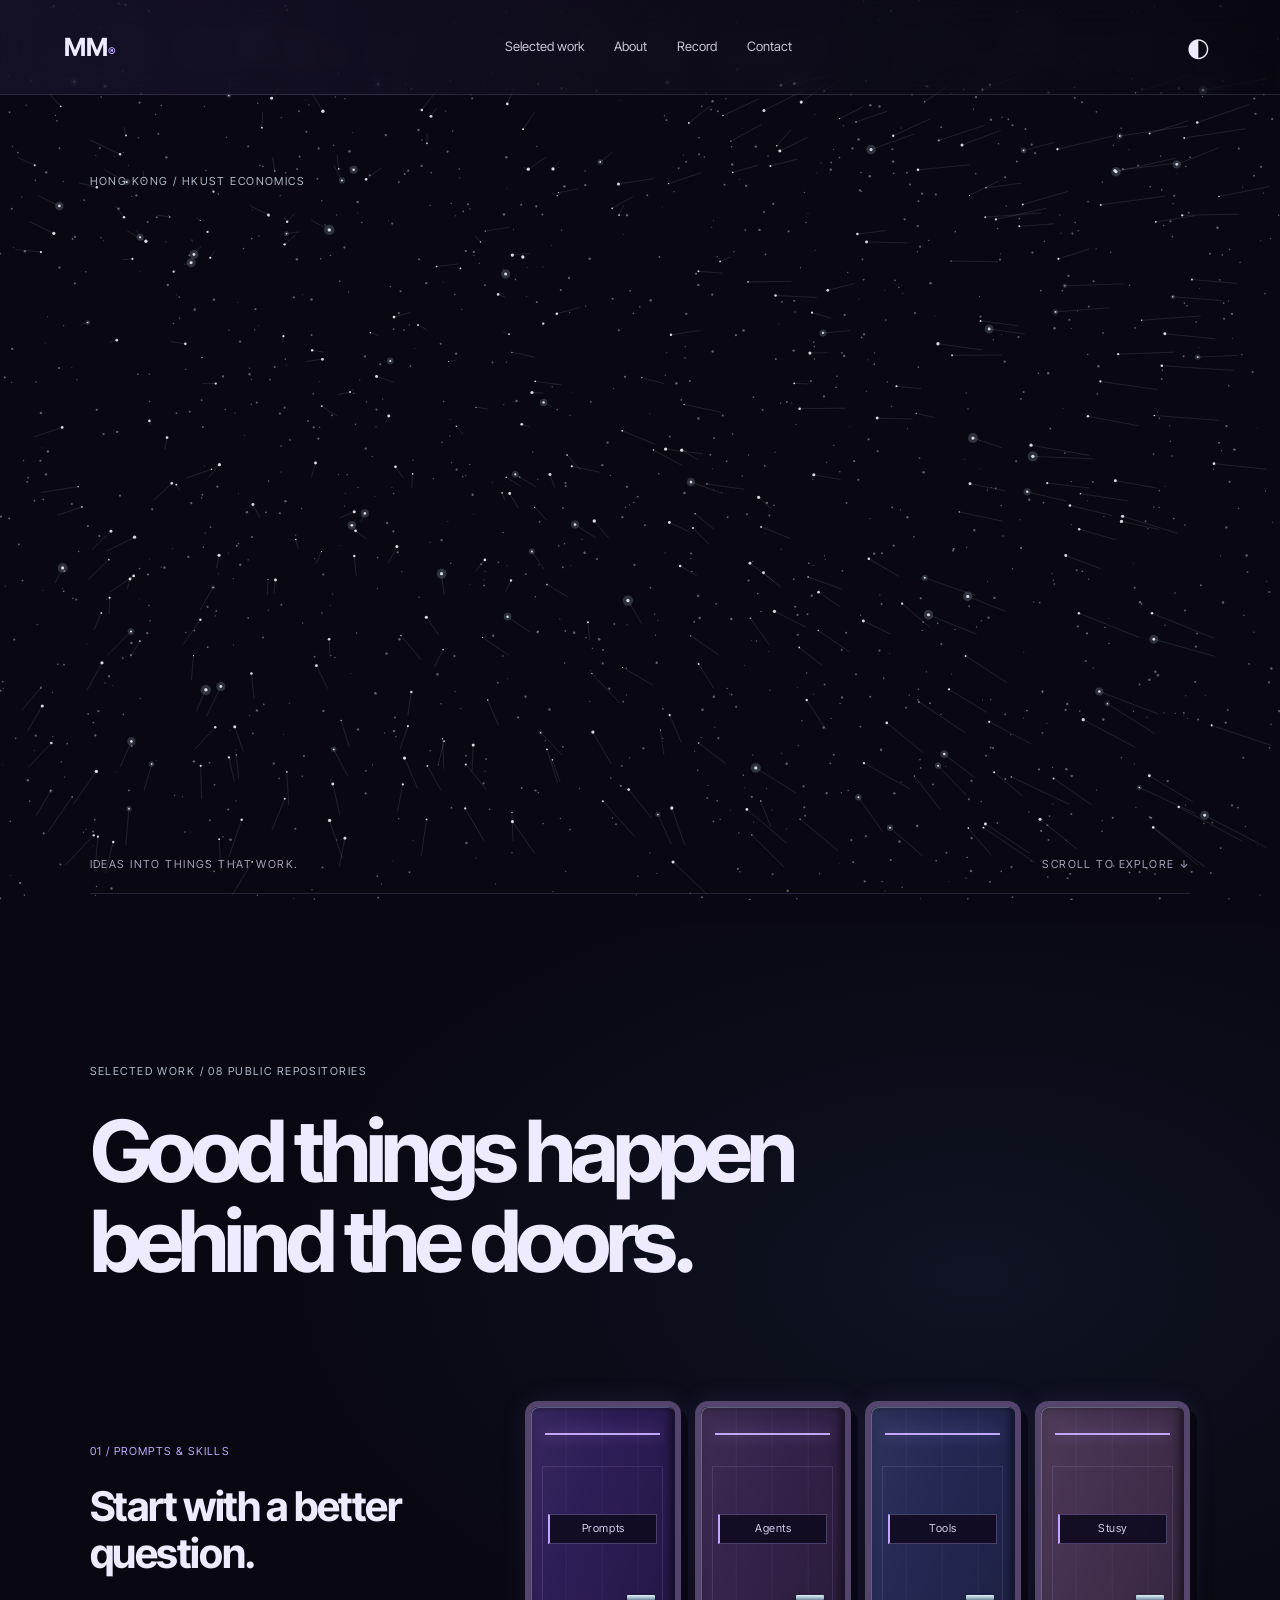
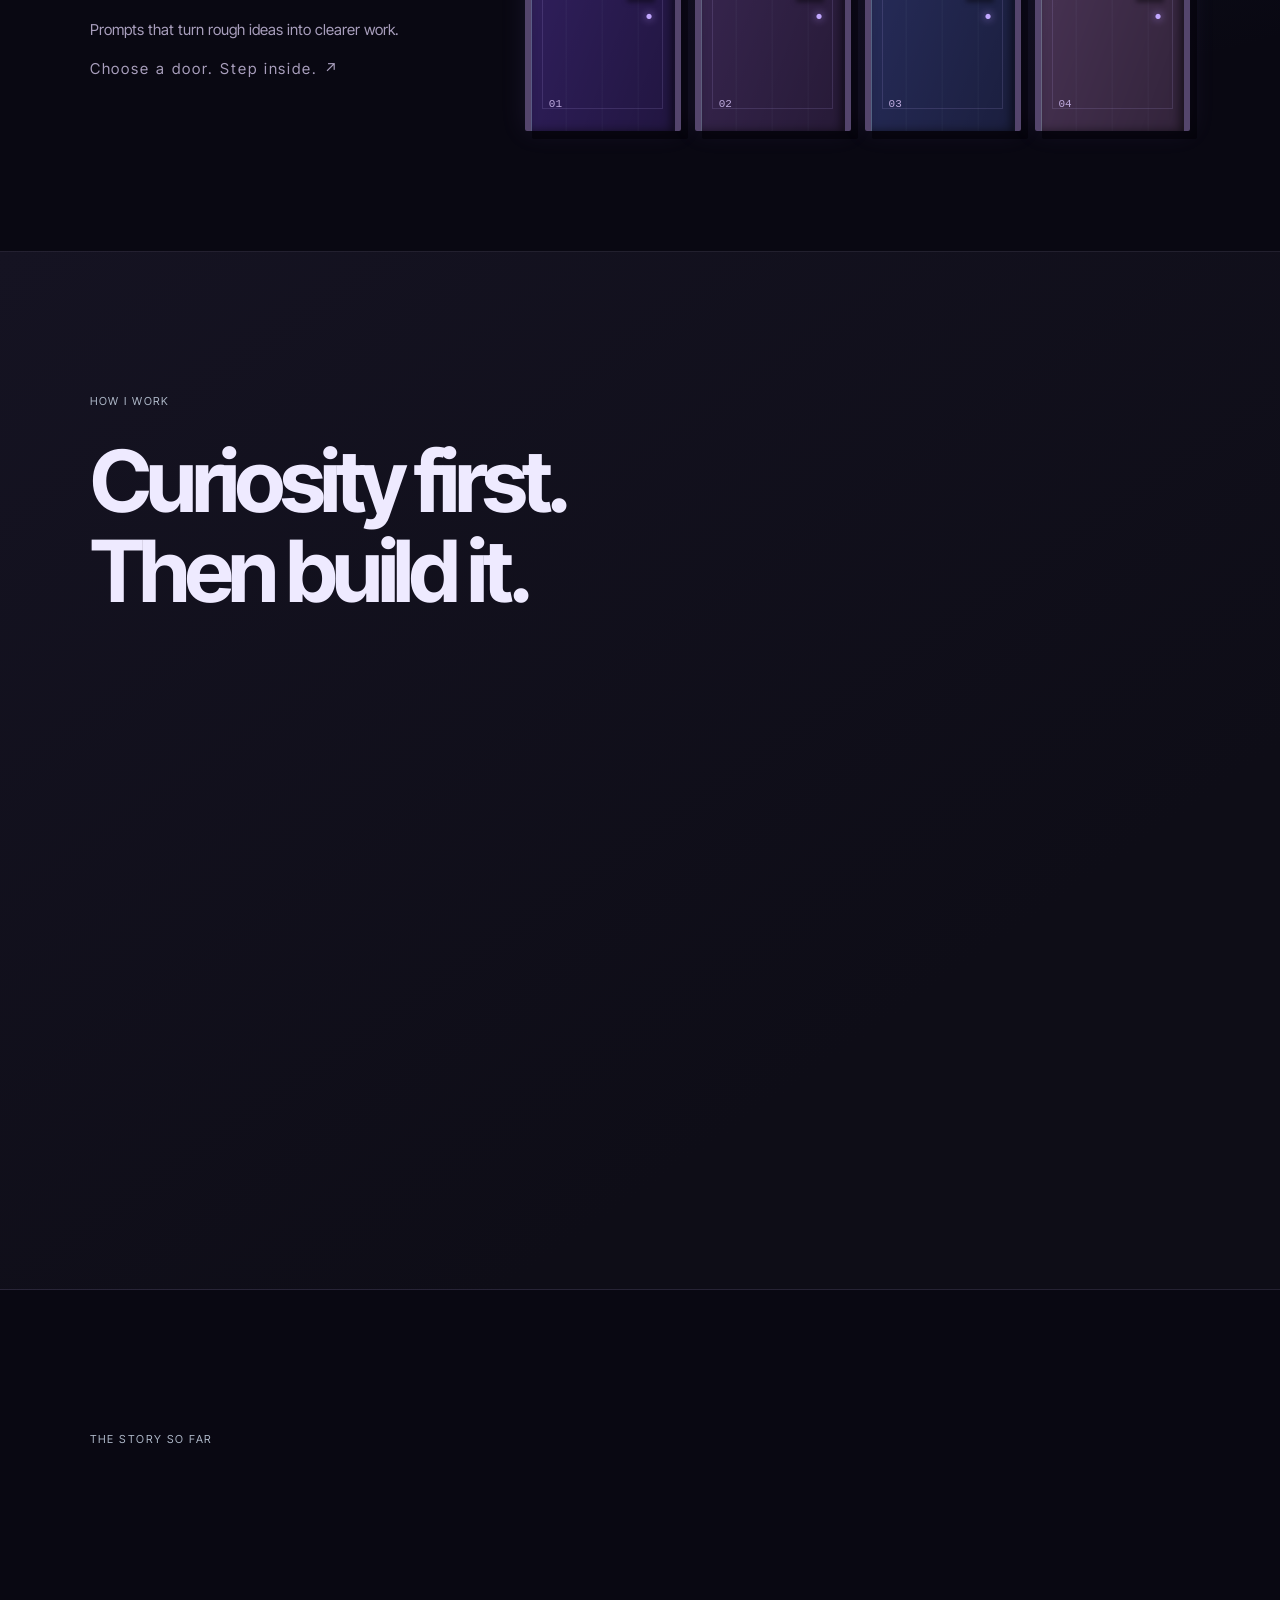
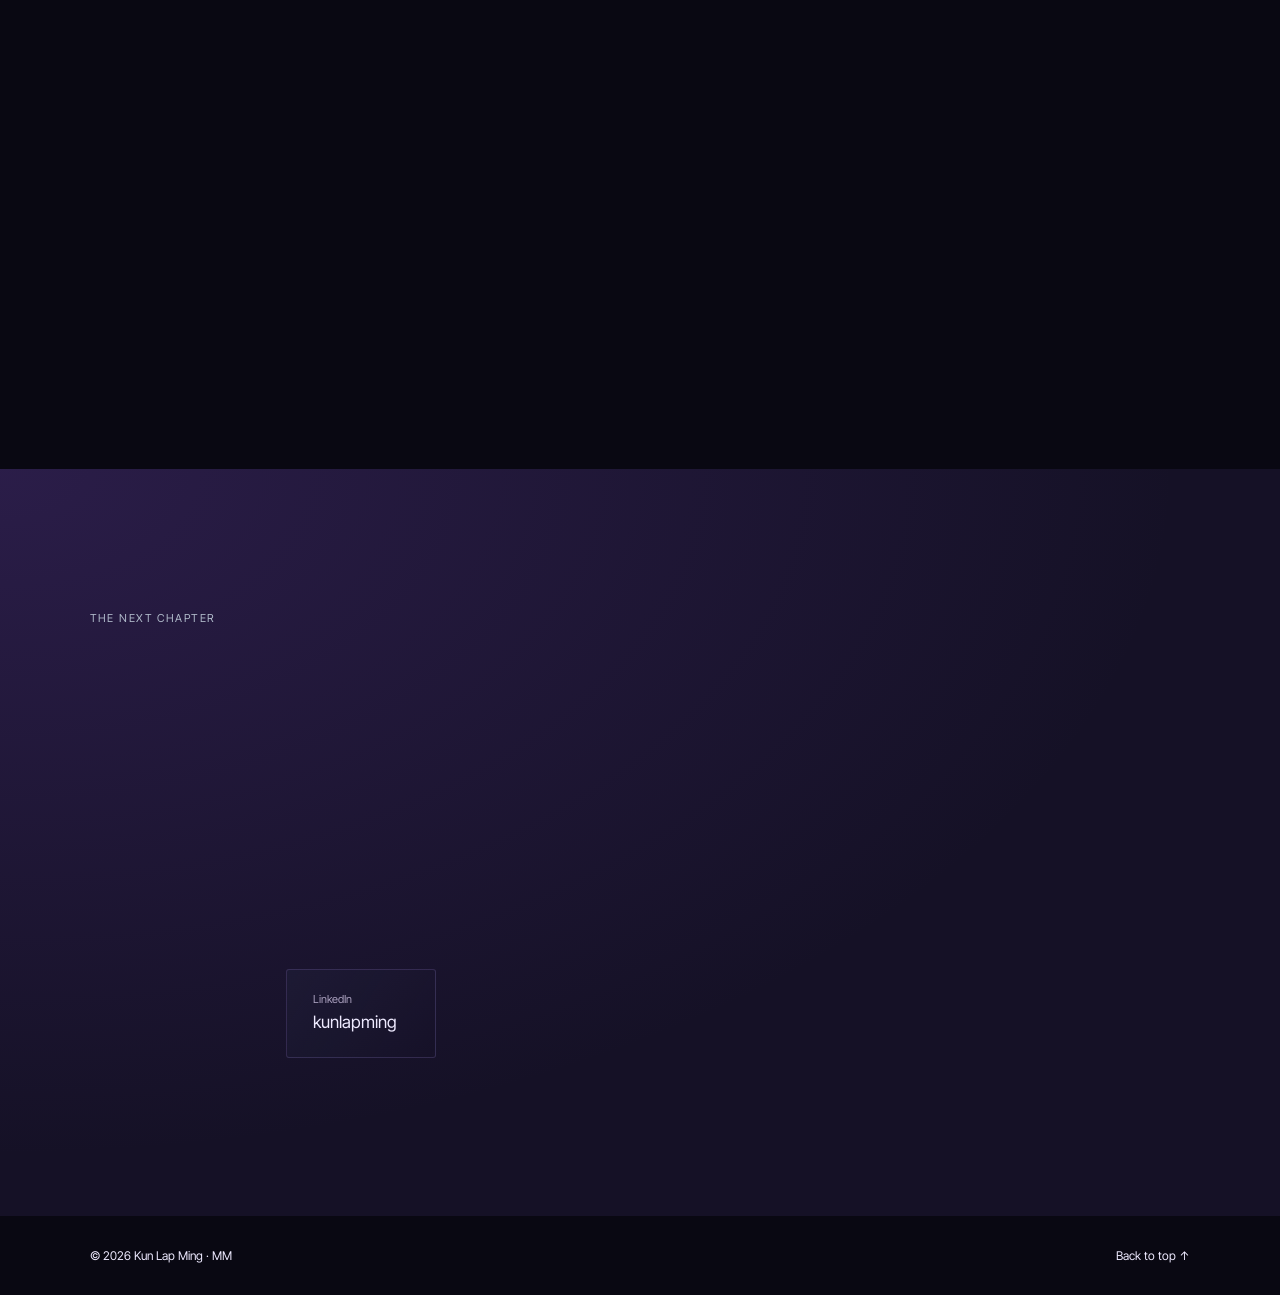
<file: index.html>
<!doctype html>
<html lang="en">
<head>
<meta charset="utf-8">
<meta name="viewport" content="width=device-width, initial-scale=1">
<title>Kun Lap Ming (MM)</title>
<meta name="description" content="Kun Lap Ming, known as MM. Economics at HKUST. Founder of Stusy. Moving into AI training, and builds open source AI skills and tools.">
<meta property="og:type" content="website">
<meta property="og:title" content="Kun Lap Ming (MM)">
<meta property="og:description" content="Economics at HKUST. Founder of Stusy. AI training and open source AI tools.">
<!-- TODO: og:image (1200x630) once the site has a public URL -->
<meta name="twitter:card" content="summary">
<meta name="theme-color" content="#0c0b0f">
<link rel="icon" href="data:image/svg+xml,%3Csvg xmlns='http://www.w3.org/2000/svg' viewBox='0 0 32 32'%3E%3Crect width='32' height='32' fill='%230c0b0f'/%3E%3Cpath d='M16 3 L18.6 13.4 L29 16 L18.6 18.6 L16 29 L13.4 18.6 L3 16 L13.4 13.4 Z' fill='%23a58bff'/%3E%3C/svg%3E">
<link rel="preconnect" href="https://fonts.googleapis.com">
<link rel="preconnect" href="https://fonts.gstatic.com" crossorigin>
<link href="https://fonts.googleapis.com/css2?family=Instrument+Serif:ital@0;1&family=Inter+Tight:wght@300;400;500&family=JetBrains+Mono:wght@400&display=swap" rel="stylesheet">
<style>
:root{
  --bg:#0c0b0f;
  --bg-2:#131118;
  --ink:#ece6da;
  --ink-2:#a9a29a;
  --ink-3:#6c6670;
  --rule:rgba(236,230,218,.12);
  --accent:#a58bff;
  --accent-soft:rgba(165,139,255,.14);
  --name:#ffffff;
  --serif:"Instrument Serif", "Times New Roman", serif;
  --sans:"Inter Tight", system-ui, -apple-system, sans-serif;
  --mono:"JetBrains Mono", ui-monospace, Menlo, monospace;
  --gutter:clamp(16px, 5vw, 72px);
  --ease:cubic-bezier(.2,.7,.1,1);
  --star-faint:.18;
  --star-mid:.38;
  --star-core:.7;
  --grain:.05;
}
@media (prefers-color-scheme: light){
  :root:not([data-theme="dark"]){
    --bg:#f2ede3; --bg-2:#e9e3d6; --ink:#16141a; --ink-2:#4e4952; --ink-3:#8a848c;
    --rule:rgba(22,20,26,.14); --accent:#5b3fd1; --accent-soft:rgba(91,63,209,.10); --name:#16141a;
  }
}
:root[data-theme="light"]{
  --bg:#f2ede3; --bg-2:#e9e3d6; --ink:#16141a; --ink-2:#4e4952; --ink-3:#8a848c;
  --rule:rgba(22,20,26,.14); --accent:#5b3fd1; --accent-soft:rgba(91,63,209,.10); --name:#16141a;
}

*,*::before,*::after{box-sizing:border-box}
html{scroll-behavior:smooth;-webkit-text-size-adjust:100%}
body{
  margin:0;background:var(--bg);color:var(--ink);
  font-family:var(--sans);font-weight:300;font-size:17px;line-height:1.6;
  -webkit-font-smoothing:antialiased;overflow-x:hidden;
}
a{color:inherit;text-decoration:none}
::selection{background:var(--accent);color:var(--bg)}
:focus-visible{outline:1px solid var(--accent);outline-offset:4px}

/* film grain */
body::after{
  content:"";position:fixed;inset:-50%;pointer-events:none;z-index:50;opacity:var(--grain);
  background-image:url("data:image/svg+xml,%3Csvg xmlns='http://www.w3.org/2000/svg' width='160' height='160'%3E%3Cfilter id='n'%3E%3CfeTurbulence type='fractalNoise' baseFrequency='.9' numOctaves='2' stitchTiles='stitch'/%3E%3C/filter%3E%3Crect width='100%25' height='100%25' filter='url(%23n)'/%3E%3C/svg%3E");
}

/* top progress hairline */
.progress{position:fixed;top:0;left:0;height:1px;width:100%;background:var(--accent);
  transform-origin:0 50%;transform:scaleX(0);z-index:60}

/* header */
.top{
  position:fixed;inset:0 0 auto 0;z-index:40;display:flex;justify-content:space-between;align-items:center;
  padding:20px var(--gutter);font-family:var(--mono);font-size:11px;letter-spacing:.14em;text-transform:uppercase;
  color:var(--ink-2);mix-blend-mode:difference;
}
.top a{color:#ece6da}
.top nav{display:flex;gap:28px}
.top .clock{color:#ece6da}
@media (max-width:720px){.top nav{display:none}}

/* the crystal star, signature motif */
.star-wrap{
  position:fixed;top:50%;right:calc(var(--gutter) * -1 + -8vw);width:min(78vw,820px);aspect-ratio:1;
  transform:translateY(-50%);pointer-events:none;z-index:0;opacity:.9;
}
.star{width:100%;height:100%;will-change:transform}
.star path, .star circle, .star line{fill:none;stroke:var(--accent);vector-effect:non-scaling-stroke}
.star .faint{stroke-opacity:var(--star-faint)}
.star .mid{stroke-opacity:var(--star-mid)}
.star .core{fill:var(--accent);fill-opacity:.06;stroke-opacity:var(--star-core)}
html[data-chapter="build"]{--star-faint:.22;--star-mid:.48;--star-core:.85;--grain:.07}
html[data-chapter="work"]{--star-faint:.14;--star-mid:.32;--star-core:.55;--grain:.04}
html[data-chapter="method"]{--star-faint:.28;--star-mid:.55;--star-core:.9;--grain:.08}
html[data-chapter="contact"]{--star-faint:.2;--star-mid:.42;--star-core:.95;--grain:.06}
@media (max-width:720px){.star-wrap{width:120vw;right:-55vw;opacity:.55}}

main{position:relative;z-index:1}
section{padding:0 var(--gutter)}

/* hero */
.hero{position:relative;min-height:100svh;display:flex;flex-direction:column;justify-content:flex-end;padding-bottom:9vh;padding-top:120px}
.portrait{
  position:absolute;top:110px;right:var(--gutter);width:clamp(170px,18vw,300px);aspect-ratio:4/5;margin:0;
  border:1px solid var(--rule);padding:8px;background:var(--bg);
  opacity:0;transform:translateY(14px);transition:opacity 1.4s var(--ease) .3s,transform 1.4s var(--ease) .3s;
  transform-style:preserve-3d;will-change:transform;
}
.portrait img{display:block;width:100%;height:100%;object-fit:cover}
.loaded .portrait{opacity:1;transform:none}
@media (max-width:720px){.portrait{position:static;width:150px;margin:0 0 28px}}
.eyebrow{font-family:var(--mono);font-size:11px;letter-spacing:.18em;text-transform:uppercase;color:var(--ink-3);margin:0 0 28px}
.eyebrow b{color:var(--accent);font-weight:400}
.name{
  font-family:var(--serif);font-weight:400;margin:0;line-height:.86;letter-spacing:-.02em;
  font-size:clamp(64px, 15.5vw, 248px);color:var(--name);
}
.name .line{display:block;overflow:hidden;padding-bottom:.16em;margin-bottom:-.12em}
.name .line > span{display:inline-block;transform:translateY(105%);transition:transform 1.4s var(--ease)}
.name em{font-style:italic;color:inherit}
.loaded .name .line > span{transform:none}
.loaded .name .line:nth-child(2) > span{transition-delay:.12s}
.aka{display:flex;align-items:baseline;gap:18px;margin:22px 0 0;opacity:0;transform:translateY(14px);transition:opacity 1.2s var(--ease) .5s,transform 1.2s var(--ease) .5s}
.loaded .aka{opacity:1;transform:none}
.aka-k{font-family:var(--mono);font-size:11px;letter-spacing:.18em;text-transform:uppercase;color:var(--ink-3)}
.aka-v{font-family:var(--serif);font-style:italic;font-size:clamp(40px,5.5vw,84px);line-height:1;color:var(--accent);border-bottom:1px solid var(--accent);padding:0 .08em .04em}
.hero-foot{
  display:grid;grid-template-columns:minmax(0,1.2fr) minmax(0,1fr);gap:40px;align-items:end;
  margin-top:5vh;border-top:1px solid var(--rule);padding-top:22px;
}
.lede{font-size:clamp(18px,1.6vw,22px);line-height:1.5;max-width:34ch;margin:0;color:var(--ink)}
.lede i{font-family:var(--serif);font-size:1.15em;color:var(--accent)}
.scrollcue{justify-self:end;font-family:var(--mono);font-size:11px;letter-spacing:.16em;text-transform:uppercase;color:var(--ink-3);display:flex;align-items:center;gap:14px}
.scrollcue::after{content:"";width:1px;height:46px;background:linear-gradient(var(--ink-3),transparent);animation:drip 2.4s var(--ease) infinite}
@keyframes drip{0%{transform:scaleY(0);transform-origin:top}50%{transform:scaleY(1);transform-origin:top}51%{transform-origin:bottom}100%{transform:scaleY(0);transform-origin:bottom}}
@media (max-width:720px){.hero-foot{grid-template-columns:1fr}.scrollcue{display:none}.name{font-size:25vw}}

/* section heads */
.chapter{padding-top:22vh}
.head{display:grid;grid-template-columns:120px minmax(0,1fr);gap:24px;align-items:baseline;border-top:1px solid var(--rule);padding-top:22px;margin-bottom:64px}
.num{font-family:var(--mono);font-size:11px;letter-spacing:.16em;color:var(--accent)}
.head h2{font-family:var(--serif);font-weight:400;font-size:clamp(40px,6vw,92px);line-height:.95;margin:0;letter-spacing:-.015em}
.head h2 em{color:var(--ink-2)}
@media (max-width:720px){.head{grid-template-columns:1fr;gap:10px;margin-bottom:40px}}

/* what I build: editorial rows */
.ventures{list-style:none;margin:0;padding:0}
.venture{display:grid;grid-template-columns:120px minmax(0,1.1fr) minmax(0,1fr);gap:24px;padding:38px 0;border-bottom:1px solid var(--rule);cursor:pointer;transform-style:preserve-3d;transition:background .5s var(--ease),box-shadow .5s var(--ease)}
.venture:focus-visible{outline:1px solid var(--accent);outline-offset:6px}
.venture.open,.venture:hover{background:var(--accent-soft)}
.venture .more{max-height:0;overflow:hidden;opacity:0;margin:0;color:var(--ink);transition:max-height .6s var(--ease),opacity .5s var(--ease),margin .5s}
.venture.open .more{max-height:8em;opacity:1;margin:12px 0 0}
.venture .when{font-family:var(--mono);font-size:11px;letter-spacing:.12em;color:var(--ink-3);padding-top:12px}
.venture h3{font-family:var(--serif);font-weight:400;font-size:clamp(30px,3.6vw,52px);line-height:1;margin:0}
.venture h3 small{display:block;font-family:var(--mono);font-size:11px;letter-spacing:.14em;text-transform:uppercase;color:var(--accent);margin-top:14px}
.venture p{margin:6px 0 0;color:var(--ink-2);max-width:42ch}
.venture{position:relative;overflow:hidden}
.venture::after{content:"";position:absolute;inset:0 auto 0 0;width:2px;background:var(--accent);transform:scaleY(0);transform-origin:bottom;transition:transform .7s var(--ease)}
.venture.open::after,.venture:hover::after,.venture:focus-visible::after{transform:scaleY(1)}
.venture::before{content:"OPEN ↗";position:absolute;right:12px;top:12px;font:10px var(--mono);letter-spacing:.14em;color:var(--accent);opacity:.65}
@media (max-width:720px){.venture{grid-template-columns:1fr;gap:12px;padding:30px 0}.venture .when{padding:0}}

/* selected work: index list */
.work{list-style:none;margin:0;padding:0;counter-reset:w}
.work li{border-bottom:1px solid var(--rule)}
.work a{
  position:relative;display:grid;grid-template-columns:120px minmax(0,1fr) auto;gap:24px;align-items:center;
  padding:30px 0;transition:padding .6s var(--ease), color .4s;
}
.work a::before{
  content:"";position:absolute;inset:0;background:var(--accent-soft);transform:scaleY(0);transform-origin:bottom;
  transition:transform .6s var(--ease);z-index:-1;
}
.work .idx{font-family:var(--mono);font-size:11px;letter-spacing:.14em;color:var(--ink-3)}
.work .title{font-family:var(--serif);font-size:clamp(26px,3.2vw,46px);line-height:1.05;display:block}
.work .desc{display:block;color:var(--ink-2);font-size:15.5px;margin-top:10px;max-width:60ch}
.work .meta{display:flex;align-items:center;gap:18px;font-family:var(--mono);font-size:11px;letter-spacing:.12em;text-transform:uppercase;color:var(--ink-3)}
.arrow{width:42px;height:42px;border:1px solid var(--rule);border-radius:50%;display:grid;place-items:center;transition:transform .6s var(--ease),background .4s,border-color .4s}
.arrow svg{width:14px;height:14px;stroke:currentColor;fill:none}
@media (hover:hover){
  .work a:hover{padding-left:20px;padding-right:20px}
  .work a:hover::before{transform:scaleY(1)}
  .work a:hover .arrow{transform:rotate(-45deg);background:var(--accent);border-color:var(--accent);color:var(--bg)}
  .work a:hover .idx{color:var(--accent)}
}
@media (max-width:720px){
  .work a{grid-template-columns:1fr auto;gap:14px}
  .work .idx{grid-column:1 / -1}
  .work .meta .lang{display:none}
}

/* how I work */
.manifesto{font-family:var(--serif);font-size:clamp(30px,4.2vw,64px);line-height:1.12;letter-spacing:-.01em;max-width:20ch;margin:0 0 0 calc(120px + 24px)}
.manifesto em{color:var(--accent)}
.manifesto .dim{color:var(--ink-3)}
.method{display:grid;grid-template-columns:repeat(4,minmax(0,1fr));gap:0;margin:90px 0 0 calc(120px + 24px);border-top:1px solid var(--rule)}
.method div{padding:24px 24px 0 0;cursor:pointer;transition:opacity .45s var(--ease),transform .45s var(--ease)}
.method div + div{padding-left:24px;border-left:1px solid var(--rule)}
.method.is-spot div{opacity:.32}
.method.is-spot div.on{opacity:1;transform:translateY(-4px)}
.method div:focus-visible{outline:1px solid var(--accent);outline-offset:4px}
.method .num{display:block;margin-bottom:12px}
.method h4{font-family:var(--serif);font-weight:400;font-size:26px;margin:0 0 8px}
.method p{margin:0;color:var(--ink-2);font-size:15px}
@media (max-width:900px){
  .manifesto,.method{margin-left:0}
  .method{grid-template-columns:1fr 1fr}
  .method div:nth-child(3){padding-left:0;border-left:0}
  .method div{padding-bottom:28px}
}
@media (max-width:520px){
  .method{grid-template-columns:1fr}
  .method div,.method div + div{padding-left:0;border-left:0}
}

/* credentials */
.creds{display:grid;grid-template-columns:120px repeat(3,minmax(0,1fr));gap:24px}
.cred{border-top:1px solid var(--ink);padding-top:20px}
.cred .org{font-family:var(--mono);font-size:11px;letter-spacing:.14em;text-transform:uppercase;color:var(--accent)}
.cred h3{font-family:var(--serif);font-weight:400;font-size:clamp(24px,2.4vw,34px);line-height:1.1;margin:14px 0 10px}
.cred p{margin:0;color:var(--ink-3);font-family:var(--mono);font-size:12px;letter-spacing:.06em}
@media (max-width:900px){.creds{grid-template-columns:1fr}.creds > span{display:none}}

/* contact */
.contact{padding-bottom:10vh}
.big{
  font-family:var(--serif);font-size:clamp(56px,13vw,210px);line-height:.9;letter-spacing:-.02em;margin:0 0 70px;
}
.big em{color:var(--accent)}
.contact .head{position:relative}
.contact .head::after{content:"";position:absolute;left:0;right:0;top:-1px;height:1px;background:linear-gradient(90deg,transparent,var(--accent),transparent);transform:scaleX(0);transform-origin:left;transition:transform 1.4s var(--ease)}
.contact .head.in::after{transform:scaleX(1)}
.contact .big{position:relative;display:inline-block;text-shadow:0 0 50px var(--accent-soft);transition:transform .8s var(--ease),text-shadow .8s var(--ease)}
.contact .big.in{transform:translateX(clamp(0px,4vw,56px));text-shadow:0 0 90px var(--accent-soft)}
.contact .links a{position:relative;overflow:hidden}
.contact .links a::before{content:"";position:absolute;inset:auto 0 0;height:1px;background:var(--accent);transform:scaleX(0);transform-origin:left;transition:transform .55s var(--ease)}
.contact .links a:hover::before,.contact .links a:focus-visible::before{transform:scaleX(1)}
.links{list-style:none;margin:0;padding:0;display:grid;grid-template-columns:repeat(4,minmax(0,1fr));border-top:1px solid var(--rule)}
.links li + li{border-left:1px solid var(--rule)}
.links a{display:flex;flex-direction:column;gap:10px;padding:26px 22px 30px;transition:background .5s var(--ease),transform .45s var(--ease)}
.links .k{position:relative}
.links .k::after{content:"";position:absolute;left:0;bottom:-4px;height:1px;width:0;background:var(--accent);transition:width .5s var(--ease)}
@media (hover:hover){.links a:hover .k::after{width:100%}}
.links li:first-child a{padding-left:0}
.links .k{font-family:var(--mono);font-size:11px;letter-spacing:.14em;text-transform:uppercase;color:var(--ink-3)}
.links .v{font-family:var(--serif);font-size:clamp(22px,2.2vw,30px);line-height:1.1;word-break:break-word}
.links .v::after{content:" \2197";font-family:var(--sans);font-size:.6em;color:var(--accent);vertical-align:super}
@media (hover:hover){.links a:hover{background:var(--accent-soft)}.links li:first-child a:hover{padding-left:22px}}
@media (max-width:900px){
  .links{grid-template-columns:1fr 1fr}
  .links li:nth-child(3){border-left:0}
  .links li:nth-child(n+3){border-top:1px solid var(--rule)}
  .links li:first-child a{padding-left:0}
  .links li:nth-child(3) a{padding-left:0}
}
@media (max-width:520px){
  .links{grid-template-columns:1fr}
  .links li + li{border-left:0;border-top:1px solid var(--rule)}
  .links a{padding-left:0}
}

footer{display:flex;justify-content:space-between;gap:20px;flex-wrap:wrap;padding:28px var(--gutter) 34px;border-top:1px solid var(--rule);
  font-family:var(--mono);font-size:11px;letter-spacing:.14em;text-transform:uppercase;color:var(--ink-3);position:relative;z-index:1}
footer button{all:unset;cursor:pointer;color:var(--ink-2)}
footer button:focus-visible{outline:1px solid var(--accent);outline-offset:4px}

/* scroll reveals */
.reveal{opacity:0;transform:translateY(28px);transition:opacity 1.1s var(--ease),transform 1.1s var(--ease)}
.reveal.in{opacity:1;transform:none}
.reveal.d1{transition-delay:.08s}.reveal.d2{transition-delay:.16s}.reveal.d3{transition-delay:.24s}

/* cursor halo (fine pointers only) */
.halo{position:fixed;top:0;left:0;width:10px;height:10px;margin:-5px 0 0 -5px;border-radius:50%;background:var(--accent);
  pointer-events:none;z-index:70;opacity:.85;transition:width .4s var(--ease),height .4s var(--ease),margin .4s var(--ease);display:none}
.halo.big{width:56px;height:56px;margin:-28px 0 0 -28px;opacity:.25}
@media (hover:hover) and (pointer:fine){.halo{display:block}body.fine-pointer{cursor:none}body.fine-pointer a,body.fine-pointer button{cursor:none}}
.trail{position:fixed;inset:0;pointer-events:none;z-index:69;display:none}
@media (hover:hover) and (pointer:fine){.trail{display:block}}
.stamps{position:fixed;inset:0;pointer-events:none;z-index:68}
.stamp{position:absolute;width:28px;height:28px;margin:-14px 0 0 -14px;border:1px solid var(--accent);transform:rotate(45deg) scale(1);opacity:.7;animation:stamp-out .7s var(--ease) forwards}
@keyframes stamp-out{to{opacity:0;transform:rotate(45deg) scale(2.4)}}
.constellation{position:fixed;inset:0;width:100%;height:100%;pointer-events:none;z-index:2;display:none;color:var(--accent)}
@media (hover:hover) and (pointer:fine){.constellation{display:block}}
.chapter-chip{
  position:fixed;top:56px;left:var(--gutter);z-index:41;font-family:var(--mono);font-size:10px;letter-spacing:.18em;text-transform:uppercase;
  color:var(--accent);opacity:0;transform:translateY(-6px);transition:opacity .45s var(--ease),transform .45s var(--ease);pointer-events:none;
}
.chapter-chip.on{opacity:1;transform:none}
.idle-cue{
  position:fixed;bottom:7vh;right:var(--gutter);z-index:42;font-family:var(--mono);font-size:11px;letter-spacing:.16em;text-transform:uppercase;
  color:var(--ink-3);opacity:0;transition:opacity .8s var(--ease);pointer-events:none;mix-blend-mode:difference;
}
.idle-cue.on{opacity:1}
.theme-wipe{position:fixed;inset:0;z-index:80;pointer-events:none;background:var(--accent);clip-path:circle(0 at var(--wx,90%) var(--wy,90%));opacity:0}
.theme-wipe.go{animation:wipe .7s var(--ease) forwards}
@keyframes wipe{0%{opacity:.55;clip-path:circle(0 at var(--wx,90%) var(--wy,90%))}70%{opacity:.35}100%{opacity:0;clip-path:circle(150% at var(--wx,90%) var(--wy,90%))}}
.work a.rippling::after{content:"";position:absolute;width:14px;height:14px;border-radius:50%;background:var(--accent);opacity:.4;left:var(--rx,50%);top:var(--ry,50%);transform:translate(-50%,-50%) scale(1);animation:ripple .55s var(--ease) forwards;pointer-events:none}
@keyframes ripple{to{transform:translate(-50%,-50%) scale(18);opacity:0}}
.tap-ripple{position:absolute;width:18px;height:18px;margin:-9px 0 0 -9px;border-radius:50%;background:var(--accent);opacity:.35;pointer-events:none;animation:ripple .5s var(--ease) forwards}

@media (prefers-reduced-motion: reduce){
  *,*::before,*::after{animation:none !important;transition:opacity .2s ease !important;scroll-behavior:auto !important}
  .reveal{opacity:1;transform:none}
  .name .line > span{transform:none}
  .halo,.trail,.stamps,.constellation,.idle-cue,.theme-wipe,.stamp,.tap-ripple{display:none !important}
}
.entrance{margin-top:36px;display:grid;grid-template-columns:repeat(3,1fr);gap:12px}
.entrance a{border:1px solid var(--rule);padding:22px;display:flex;justify-content:space-between;align-items:center;background:var(--bg-2);transition:background .4s,transform .4s;font-family:var(--mono);font-size:12px}
.entrance a:hover,.entrance a:focus-visible{background:var(--accent-soft);transform:translateY(-5px)}
.entrance b{font:32px var(--serif);color:var(--accent)}
.work{display:grid;grid-template-columns:repeat(2,minmax(0,1fr));gap:24px}
.work li{border:1px solid var(--rule);background:var(--bg-2);overflow:hidden;border-radius:100px 100px 4px 4px}
.room-toggle{width:100%;min-height:260px;position:relative;display:flex;flex-direction:column;justify-content:center;align-items:center;gap:22px;padding:40px 25px;background:linear-gradient(135deg,var(--accent-soft),transparent);border:0;border-bottom:1px solid var(--rule);color:var(--ink);font:38px var(--serif);cursor:pointer;perspective:800px;text-align:center}
.room-toggle::before{content:'';position:absolute;inset:18px;border:1px solid var(--rule);border-radius:85px 85px 0 0;pointer-events:none;transform-origin:left;transition:transform .7s var(--ease),background .7s}
.room-toggle:hover::before,.room-toggle[aria-expanded=true]::before{transform:rotateY(-35deg);background:var(--accent-soft)}
.room-toggle span{position:relative;max-width:20ch}.room-toggle small{font:10px var(--mono);letter-spacing:.16em;color:var(--accent)}
.work a{grid-template-columns:1fr auto;padding:28px!important}.work .idx{grid-column:1/-1}.work .title{font-size:28px}.work a[hidden]{display:none}
.contact{position:relative;margin-top:15vh;padding-top:15vh;background:radial-gradient(ellipse at 50% 100%,var(--accent-soft),transparent 70%);border-top:1px solid var(--rule)}
.contact::before{content:'THE NEXT CHAPTER';display:block;font:11px var(--mono);letter-spacing:.25em;color:var(--accent);margin-bottom:50px}
.contact .links{grid-template-columns:repeat(3,minmax(0,1fr))}
@media(max-width:720px){.entrance{grid-template-columns:1fr}.work{grid-template-columns:1fr}.room-toggle{min-height:230px}.contact .links{grid-template-columns:1fr}.contact .links li{border-left:0}.contact .big.in{transform:none}}
@media(prefers-reduced-motion:reduce){.room-toggle::before{transform:none!important}}
</style>
</head>
<body>
<div class="progress" aria-hidden="true"></div>
<div class="halo" aria-hidden="true"></div>
<canvas class="trail" id="trail" aria-hidden="true"></canvas>
<div class="stamps" id="stamps" aria-hidden="true"></div>
<svg class="constellation" id="constellation" aria-hidden="true"><line id="const-line" x1="0" y1="0" x2="0" y2="0" stroke="currentColor" stroke-width="1" stroke-opacity="0"/></svg>
<div class="chapter-chip" id="chip" aria-hidden="true">01 / Hero</div>
<div class="idle-cue" id="idle" aria-hidden="true">Move · Scroll · Click</div>
<div class="theme-wipe" id="wipe" aria-hidden="true"></div>

<header class="top">
  <a href="#top" aria-label="MM, back to top">MM</a>
  <nav aria-label="Sections">
    <a href="#build">Build</a>
    <a href="#work">Work</a>
    <a href="#method">Method</a>
    <a href="#contact">Contact</a>
  </nav>
  <span class="clock" aria-label="Local time in Hong Kong">HKG <span id="clock">--:--</span></span>
</header>

<div class="star-wrap" aria-hidden="true">
  <svg class="star" id="star" viewBox="-100 -100 200 200">
    <circle class="faint" r="96"/>
    <circle class="faint" r="70"/>
    <circle class="faint" r="44"/>
    <line class="faint" x1="-100" y1="0" x2="100" y2="0"/>
    <line class="faint" x1="0" y1="-100" x2="0" y2="100"/>
    <line class="faint" x1="-70.7" y1="-70.7" x2="70.7" y2="70.7"/>
    <line class="faint" x1="-70.7" y1="70.7" x2="70.7" y2="-70.7"/>
    <path class="mid" d="M0 -92 L16 -16 L92 0 L16 16 L0 92 L-16 16 L-92 0 L-16 -16 Z"/>
    <path class="mid" d="M0 -60 L11 -11 L60 0 L11 11 L0 60 L-11 11 L-60 0 L-11 -11 Z" transform="rotate(45)"/>
    <path class="core" d="M0 -34 L7 -7 L34 0 L7 7 L0 34 L-7 7 L-34 0 L-7 -7 Z"/>
    <path class="mid" d="M0 -34 L0 34 M-34 0 L34 0"/>
  </svg>
</div>

<main id="top">

  <section class="hero" data-chapter="hero">
    <!-- drop portrait file here -->
    <figure class="portrait" id="portrait"><img src="[data-uri]" alt="Portrait of Kun Lap Ming (MM)" width="480" height="600"></figure>
    <p class="eyebrow">Hong Kong <b>·</b> HKUST Economics <b>·</b> Founder</p>
    <h1 class="name" aria-label="Kun Lap Ming, known as MM">
      <span class="line"><span>Kun Lap</span></span>
      <span class="line"><span><em>Ming</em>.</span></span>
    </h1>
    <p class="aka"><span class="aka-k">Known as</span> <span class="aka-v">MM</span></p>
    <div class="hero-foot">
      <p class="lede">An economics student who builds with AI. I teach AI in plain words, I'm moving into AI training, and I publish the tools I make for <i>my own</i> week. Outside class, I'm teaching myself finance.</p>
      <a class="scrollcue" href="#work">Enter the work ↘</a>
    </div>
    <nav class="entrance" aria-label="Choose a chapter">
      <a href="#build"><span>01 / What I build</span><b>↗</b></a>
      <a href="#work"><span>02 / Open the projects</span><b>↗</b></a>
      <a href="#contact"><span>03 / Find me here</span><b>↗</b></a>
    </nav>
  </section>

  <section class="chapter" id="build" data-chapter="build">
    <div class="head reveal"><span class="num">01 / Build</span><h2>Three things, <em>one thread.</em></h2></div>
    <ul class="ventures">
      <li class="venture reveal" tabindex="0">
        <span class="when">NOV 2026 –</span>
        <h3>Stusy<small>Founder · open the door</small></h3>
        <p>I am building Stusy, a study community that turns coursework into clearer weekly plans through educational manga style posts and a WhatsApp community. The near term goal is 200 members before April 2027, then a real website before September 2027.</p>
        <p class="more">Three educational posts a week, and I own the AI video edit pipeline.</p>
      </li>
      <li class="venture reveal" tabindex="0">
        <span class="when">2026 –</span>
        <h3>AI training<small>Focus · open the door</small></h3>
        <p>Writing and reviewing the prompts and answers that AI models learn from. It's the work I'm moving into next, and it starts from how I already test my own agents.</p>
        <p class="more">It is the work I want to do for a living, not a side hobby.</p>
      </li>
      <li class="venture reveal" tabindex="0">
        <span class="when">2026 –</span>
        <h3>Open source AI tools<small>8 public repositories · open the door</small></h3>
        <p>Skills and agents that make an AI ask better questions, check its own answers and plan before it acts. Each one started as a problem in my own week.</p>
        <p class="more">Eight public repositories, each named after a problem I actually hit.</p>
      </li>
    </ul>
  </section>

  <section class="chapter" id="work" data-chapter="work">
    <div class="head reveal"><span class="num">02 / Work</span><h2>Selected <em>repositories.</em></h2></div>
    <ul class="work">
      <li class="reveal"><a href="https://github.com/klmiing1229-a11y/Rough_Idea_To_Pro_Prompt" target="_blank" rel="noopener">
        <span class="idx">01 · SKILL</span>
        <span><span class="title">Rough Idea to Pro Prompt</span><span class="desc">Turns a rough request into a production ready prompt, waits for approval, then runs it. Works across AI models.</span></span>
        <span class="meta"><span class="arrow" aria-hidden="true"><svg viewBox="0 0 14 14"><path d="M2 7h10M8 3l4 4-4 4"/></svg></span></span>
      </a></li>
      <li class="reveal"><a href="https://github.com/klmiing1229-a11y/AI_Answer_Fact_Checker" target="_blank" rel="noopener">
        <span class="idx">02 · SKILL</span>
        <span><span class="title">AI Answer Fact Checker</span><span class="desc">Lists the claims in an AI answer that could be wrong, rates each one's risk, and says exactly where to check it.</span></span>
        <span class="meta"><span class="arrow" aria-hidden="true"><svg viewBox="0 0 14 14"><path d="M2 7h10M8 3l4 4-4 4"/></svg></span></span>
      </a></li>
      <li class="reveal"><a href="https://github.com/klmiing1229-a11y/Vague_Goal_To_Clear_Plan" target="_blank" rel="noopener">
        <span class="idx">03 · SKILL</span>
        <span><span class="title">Vague Goal to Clear Plan</span><span class="desc">Turns a vague wish into a scoped brief with a definition of done, after at most five short questions.</span></span>
        <span class="meta"><span class="arrow" aria-hidden="true"><svg viewBox="0 0 14 14"><path d="M2 7h10M8 3l4 4-4 4"/></svg></span></span>
      </a></li>
      <li class="reveal"><a href="https://github.com/klmiing1229-a11y/Out_Of_The_Box_Idea_Generator" target="_blank" rel="noopener">
        <span class="idx">04 · SKILL</span>
        <span><span class="title">Out of the Box Idea Generator</span><span class="desc">Lists the obvious answers first, breaks the hidden assumptions in a problem, then returns ideas that each come with a cheap test.</span></span>
        <span class="meta"><span class="arrow" aria-hidden="true"><svg viewBox="0 0 14 14"><path d="M2 7h10M8 3l4 4-4 4"/></svg></span></span>
      </a></li>
      <li class="reveal"><a href="https://github.com/klmiing1229-a11y/AI_Daily_Accountability_Secretary" target="_blank" rel="noopener">
        <span class="idx">05 · SKILL</span>
        <span><span class="title">AI Daily Accountability Secretary</span><span class="desc">Report your day, get ON TRACK, MIXED or DRIFTED against your own goals, a seven day scoreboard and one nudge for tomorrow.</span></span>
        <span class="meta"><span class="arrow" aria-hidden="true"><svg viewBox="0 0 14 14"><path d="M2 7h10M8 3l4 4-4 4"/></svg></span></span>
      </a></li>
      <li class="reveal"><a href="https://github.com/klmiing1229-a11y/Investing_Agent" target="_blank" rel="noopener">
        <span class="idx">06 · AGENT · PYTHON</span>
        <span><span class="title">Investing Agent</span><span class="desc">“Is it a good time to buy?” answered as a timing checklist for stocks, ETFs and crypto. Conditions, never a verdict.</span></span>
        <span class="meta"><span class="arrow" aria-hidden="true"><svg viewBox="0 0 14 14"><path d="M2 7h10M8 3l4 4-4 4"/></svg></span></span>
      </a></li>
      <li class="reveal"><a href="https://github.com/klmiing1229-a11y/Resume_Builder" target="_blank" rel="noopener">
        <span class="idx">07 · PROMPT</span>
        <span><span class="title">Resume Builder</span><span class="desc">One prompt for any AI that scans a resume, asks a few questions and rebuilds it as one clean page. Never invents facts.</span></span>
        <span class="meta"><span class="arrow" aria-hidden="true"><svg viewBox="0 0 14 14"><path d="M2 7h10M8 3l4 4-4 4"/></svg></span></span>
      </a></li>
      <li class="reveal"><a href="https://github.com/klmiing1229-a11y/Mac_Desktop_Productivity_Widget" target="_blank" rel="noopener">
        <span class="idx">08 · MACOS APP · SWIFT</span>
        <span><span class="title">Mac Desktop Productivity Widget</span><span class="desc">A free macOS widget: news, calendar reminders, an hour tracker and a quick copy vault. No AI, no account, no tracking.</span></span>
        <span class="meta"><span class="arrow" aria-hidden="true"><svg viewBox="0 0 14 14"><path d="M2 7h10M8 3l4 4-4 4"/></svg></span></span>
      </a></li>
    </ul>
  </section>

  <section class="chapter" id="method" data-chapter="method">
    <div class="head reveal"><span class="num">03 / Method</span><h2>How I <em>work.</em></h2></div>
    <p class="manifesto reveal">I don't come from computer science. <span class="dim">I build by directing AI:</span> I write the brief, set the rules, test what comes back and <em>keep only what works.</em></p>
    <div class="method">
      <div class="reveal" tabindex="0"><span class="num">I</span><h4>Brief</h4><p>Say exactly what done looks like before anything gets built.</p></div>
      <div class="reveal d1" tabindex="0"><span class="num">II</span><h4>Rules</h4><p>Hard limits the model must keep: what it never claims, never sends, never invents.</p></div>
      <div class="reveal d2" tabindex="0"><span class="num">III</span><h4>Test</h4><p>Run it on my real week and check every output against the brief.</p></div>
      <div class="reveal d3" tabindex="0"><span class="num">IV</span><h4>Publish</h4><p>Write it up plainly so anyone can use it, in any AI.</p></div>
    </div>
  </section>

  <section class="chapter" id="credentials" data-chapter="record">
    <div class="head reveal"><span class="num">04 / Record</span><h2>Study &amp; <em>credentials.</em></h2></div>
    <div class="creds">
      <span></span>
      <div class="cred reveal"><span class="org">HKUST</span><h3>BBA in Economics</h3><p>The Hong Kong University of Science and Technology</p></div>
      <div class="cred reveal d1"><span class="org">Anthropic</span><h3>AI Fluency: Framework &amp; Foundations</h3><p>Sep 2026</p></div>
      <div class="cred reveal d2"><span class="org">Google</span><h3>Introduction to Generative AI</h3><p>Sep 2026</p></div>
    </div>
  </section>

  <section class="chapter contact" id="contact" data-chapter="contact">
    <div class="head reveal"><span class="num">05 / Contact</span><h2>Find me <em>here.</em></h2></div>
    <p class="big reveal">Let's <em>talk.</em></p>
    <ul class="links">
      <li class="reveal"><a href="https://github.com/klmiing1229-a11y" target="_blank" rel="noopener"><span class="k">GitHub</span><span class="v">klmiing1229-a11y</span></a></li>
      <li class="reveal d1"><a href="https://www.linkedin.com/in/kunlapming" target="_blank" rel="noopener"><span class="k">LinkedIn</span><span class="v">kunlapming</span></a></li>
      <li class="reveal d2"><a href="https://www.instagram.com/stusy_web/" target="_blank" rel="noopener"><span class="k">Stusy</span><span class="v">@stusy_web</span></a></li>
    </ul>
  </section>

</main>

<footer>
  <span>© 2026 Kun Lap Ming · MM</span>
  <span>Built by directing AI</span>
  <button type="button" id="theme" aria-label="Switch colour theme">Light / Dark</button>
</footer>

<script src="rooms.js"></script>
<script type="text/plain">
(function(){
  var root=document.documentElement;
  var fine=matchMedia('(hover:hover) and (pointer:fine)').matches;
  var reduce=matchMedia('(prefers-reduced-motion: reduce)').matches;
  if(fine&&!reduce) document.body.classList.add('fine-pointer');
  requestAnimationFrame(function(){document.body.classList.add('loaded')});

  try{var saved=localStorage.getItem('klm-theme');if(saved)root.setAttribute('data-theme',saved);}catch(e){}

  var wipe=document.getElementById('wipe');
  document.getElementById('theme').addEventListener('click',function(e){
    var cur=root.getAttribute('data-theme')||(matchMedia('(prefers-color-scheme: light)').matches?'light':'dark');
    var next=cur==='light'?'dark':'light';
    if(!reduce&&wipe){
      wipe.style.setProperty('--wx',(e.clientX||innerWidth-40)+'px');
      wipe.style.setProperty('--wy',(e.clientY||innerHeight-40)+'px');
      wipe.classList.remove('go'); void wipe.offsetWidth; wipe.classList.add('go');
    }
    root.setAttribute('data-theme',next);
    try{localStorage.setItem('klm-theme',next);}catch(err){}
  });

  var clock=document.getElementById('clock');
  function tick(){
    try{clock.textContent=new Intl.DateTimeFormat('en-GB',{timeZone:'Asia/Hong_Kong',hour:'2-digit',minute:'2-digit'}).format(new Date());}catch(e){}
  }
  tick();setInterval(tick,15000);

  var els=document.querySelectorAll('.reveal');
  if(reduce||!('IntersectionObserver' in window)){els.forEach(function(el){el.classList.add('in')});}
  else{
    var io=new IntersectionObserver(function(entries){
      entries.forEach(function(en){if(en.isIntersecting){en.target.classList.add('in');io.unobserve(en.target);}});
    },{rootMargin:'0px 0px -8% 0px',threshold:.08});
    els.forEach(function(el){io.observe(el)});
  }

  var bar=document.querySelector('.progress');
  var star=document.getElementById('star');
  var starWrap=document.querySelector('.star-wrap');
  var portrait=document.getElementById('portrait');
  var nameEl=document.querySelector('.name');
  var lede=document.querySelector('.lede');
  var chip=document.getElementById('chip');
  var chapters=Array.prototype.slice.call(document.querySelectorAll('section[data-chapter]'));
  var chapterLabels={hero:'00 / Enter',build:'01 / Build',work:'02 / Work',method:'03 / Method',record:'04 / Record',contact:'05 / Contact'};
  var px=0,py=0,hx=innerWidth/2,hy=innerHeight/2,mx=innerWidth/2,my=innerHeight/2;
  var scrollP=0,ticking=false,idleTimer=null,idleOn=false;
  var constLine=document.getElementById('const-line');
  var hoverTarget=null;
  var magnets=[];

  function chapterNow(){
    var y=scrollY+innerHeight*0.28, cur='hero';
    chapters.forEach(function(s){ if(s.offsetTop<=y) cur=s.getAttribute('data-chapter'); });
    return cur;
  }

  function onScroll(){
    var h=document.documentElement.scrollHeight-innerHeight;
    scrollP=h>0?scrollY/h:0;
    bar.style.transform='scaleX('+scrollP+')';
    var ch=chapterNow();
    if(root.getAttribute('data-chapter')!==ch){
      root.setAttribute('data-chapter',ch);
      if(chip){ chip.textContent=chapterLabels[ch]||ch; chip.classList.toggle('on', ch!=='hero'); }
    }
    if(!reduce&&nameEl){
      var heroH=Math.max(1,(document.querySelector('.hero')||{}).offsetHeight||innerHeight);
      var hp=Math.min(1,scrollY/(heroH*0.7));
      nameEl.style.letterSpacing=(-0.02-hp*0.04)+'em';
      nameEl.style.opacity=String(1-hp*0.55);
      if(lede) lede.style.opacity=String(1-hp*0.7);
    }
    ticking=false;
  }
  addEventListener('scroll',function(){if(!ticking){requestAnimationFrame(onScroll);ticking=true;}},{passive:true});
  onScroll();

  document.querySelectorAll('.venture').forEach(function(card){
    card.setAttribute('role','button');
    card.setAttribute('aria-expanded','false');
    function toggleCard(){
      var open=card.classList.toggle('open');
      card.setAttribute('aria-expanded',String(open));
    }
    card.addEventListener('click',toggleCard);
    card.addEventListener('keydown',function(e){ if(e.key==='Enter'||e.key===' '){ e.preventDefault(); toggleCard(); }});
  });

  var method=document.querySelector('.method');
  if(method){
    var steps=method.querySelectorAll(':scope > div');
    function pin(step){
      steps.forEach(function(s){ s.classList.toggle('on', s===step); });
      method.classList.add('is-spot');
    }
    steps.forEach(function(step){
      step.addEventListener('mouseenter',function(){ if(fine) pin(step); });
      step.addEventListener('click',function(){ pin(step); });
      step.addEventListener('keydown',function(e){ if(e.key==='Enter'||e.key===' '){ e.preventDefault(); pin(step); }});
    });
    method.addEventListener('mouseleave',function(){
      if(!method.querySelector('.on')) method.classList.remove('is-spot');
    });
  }

  document.querySelectorAll('.work a').forEach(function(a){
    a.addEventListener('click',function(e){
      if(reduce) return;
      var r=a.getBoundingClientRect();
      a.style.setProperty('--rx',(e.clientX-r.left)+'px');
      a.style.setProperty('--ry',(e.clientY-r.top)+'px');
      a.classList.remove('rippling'); void a.offsetWidth; a.classList.add('rippling');
    });
    a.addEventListener('mouseenter',function(){ hoverTarget=a; });
    a.addEventListener('mouseleave',function(){ if(hoverTarget===a) hoverTarget=null; if(constLine) constLine.setAttribute('stroke-opacity','0'); });
  });

  if(!fine){
    document.addEventListener('pointerdown',function(e){
      if(reduce) return;
      var d=document.createElement('span');
      d.className='tap-ripple';
      d.style.left=e.clientX+'px'; d.style.top=e.clientY+'px';
      document.body.appendChild(d);
      setTimeout(function(){ d.remove(); },520);
    },{passive:true});
  }

  function bumpIdle(){
    var cue=document.getElementById('idle');
    if(idleOn&&cue){ cue.classList.remove('on'); idleOn=false; }
    clearTimeout(idleTimer);
    if(reduce||!fine) return;
    idleTimer=setTimeout(function(){ if(cue){ cue.classList.add('on'); idleOn=true; } },8000);
  }
  ['mousemove','scroll','keydown','pointerdown'].forEach(function(ev){
    addEventListener(ev,bumpIdle,{passive:true});
  });
  bumpIdle();

  var halo=document.querySelector('.halo');
  var trail=document.getElementById('trail');
  var stamps=document.getElementById('stamps');
  var tctx=null;
  if(trail){
    function sizeTrail(){ trail.width=innerWidth; trail.height=innerHeight; }
    sizeTrail(); addEventListener('resize',sizeTrail);
    tctx=trail.getContext('2d');
  }
  var dots=[];

  function collectMagnets(){
    magnets=Array.prototype.slice.call(document.querySelectorAll('a,button,.venture'));
  }
  collectMagnets();

  function nearestMagnet(x,y){
    var best=null,bd=80*80;
    for(var i=0;i<magnets.length;i++){
      var r=magnets[i].getBoundingClientRect();
      var cx=r.left+r.width/2, cy=r.top+r.height/2;
      var d=(cx-x)*(cx-x)+(cy-y)*(cy-y);
      if(d<bd){ bd=d; best={el:magnets[i],x:cx,y:cy}; }
    }
    return best;
  }

  if(!reduce&&fine){
    addEventListener('mousemove',function(e){ mx=e.clientX; my=e.clientY; },{passive:true});
    addEventListener('click',function(e){
      if(!stamps) return;
      if(stamps.childElementCount>=3) stamps.removeChild(stamps.firstChild);
      var s=document.createElement('span');
      s.className='stamp';
      s.style.left=e.clientX+'px'; s.style.top=e.clientY+'px';
      stamps.appendChild(s);
      setTimeout(function(){ s.remove(); },720);
    });
    document.querySelectorAll('a,button,.venture').forEach(function(a){
      a.addEventListener('mouseenter',function(){ if(halo) halo.classList.add('big'); });
      a.addEventListener('mouseleave',function(){ if(halo) halo.classList.remove('big'); });
    });
  }

  (function loop(){
    if(!reduce&&fine){
      var mag=nearestMagnet(mx,my);
      var tx=mx, ty=my;
      if(mag){
        tx=mx+(mag.x-mx)*0.18;
        ty=my+(mag.y-my)*0.18;
      }
      hx+=(tx-hx)*0.2; hy+=(ty-hy)*0.2;
      if(halo) halo.style.transform='translate('+hx+'px,'+hy+'px)';
      px+=(mx-innerWidth/2-px)*0.06;
      py+=(my-innerHeight/2-py)*0.06;
      if(star){
        star.style.transform='rotate('+(scrollP*180+px*0.02)+'deg) scale('+(1-scrollP*0.18)+') translate('+(px*0.03)+'px,'+(py*0.03)+'px)';
      }
      if(starWrap){
        starWrap.style.transform='translateY(-50%) translate('+(px*-0.04)+'px,'+(py*-0.04)+'px)';
      }
      if(portrait && scrollY < innerHeight){
        var rx=(py/innerHeight)*8, ry=(px/innerWidth)*-10;
        portrait.style.transform='perspective(900px) rotateX('+rx+'deg) rotateY('+ry+'deg)';
      }
      document.querySelectorAll('.venture').forEach(function(card){
        var r=card.getBoundingClientRect();
        if(r.bottom<0||r.top>innerHeight) return;
        var dx=((mx-(r.left+r.width/2))/r.width)*6;
        var dy=((my-(r.top+r.height/2))/r.height)*4;
        card.style.transform='perspective(800px) rotateY('+dx+'deg) rotateX('+(-dy)+'deg)';
      });
      if(hoverTarget&&constLine&&starWrap){
        var sr=starWrap.getBoundingClientRect();
        var tr=hoverTarget.getBoundingClientRect();
        constLine.setAttribute('x1', sr.left+sr.width*0.42);
        constLine.setAttribute('y1', sr.top+sr.height*0.5);
        constLine.setAttribute('x2', tr.left+24);
        constLine.setAttribute('y2', tr.top+tr.height*0.5);
        constLine.setAttribute('stroke', getComputedStyle(root).getPropertyValue('--accent').trim()||'#a58bff');
        constLine.setAttribute('stroke-opacity','0.45');
      }
      if(tctx){
        dots.push({x:hx,y:hy,life:1});
        if(dots.length>18) dots.shift();
        tctx.clearRect(0,0,trail.width,trail.height);
        for(var i=0;i<dots.length;i++){
          var d=dots[i];
          tctx.beginPath();
          tctx.fillStyle='rgba(165,139,255,'+(d.life*0.35)+')';
          tctx.arc(d.x,d.y,2.2,0,Math.PI*2);
          tctx.fill();
          d.life-=0.08;
        }
        dots=dots.filter(function(d){return d.life>0;});
      }
      document.querySelectorAll('.links a').forEach(function(a){
        var r=a.getBoundingClientRect();
        var cx=r.left+r.width/2, cy=r.top+r.height/2;
        var dx=mx-cx, dy=my-cy, dist=Math.sqrt(dx*dx+dy*dy);
        if(dist<120){
          a.style.transform='translate('+(dx*0.08)+'px,'+(dy*0.08)+'px)';
        } else {
          a.style.transform='';
        }
      });
    }
    requestAnimationFrame(loop);
  })();
})();
</script>
<script>
document.querySelectorAll('.work li').forEach(function(room,i){
  var link=room.querySelector('a');
  var button=document.createElement('button');button.type='button';button.className='room-toggle';
  var title=document.createElement('span');title.textContent=link.querySelector('.title').textContent;
  var label=document.createElement('small');label.textContent='ROOM '+String(i+1).padStart(2,'0')+' / OPEN ↗';
  button.appendChild(label);button.appendChild(title);
  link.id='project-room-'+i;button.setAttribute('aria-controls',link.id);button.setAttribute('aria-expanded','false');
  link.hidden=true;room.insertBefore(button,link);
  button.addEventListener('click',function(){var open=button.getAttribute('aria-expanded')!=='true';button.setAttribute('aria-expanded',String(open));link.hidden=!open;label.textContent='ROOM '+String(i+1).padStart(2,'0')+(open?' / CLOSE −':' / OPEN ↗');});
});
</script>
</body>
</html>
</file>
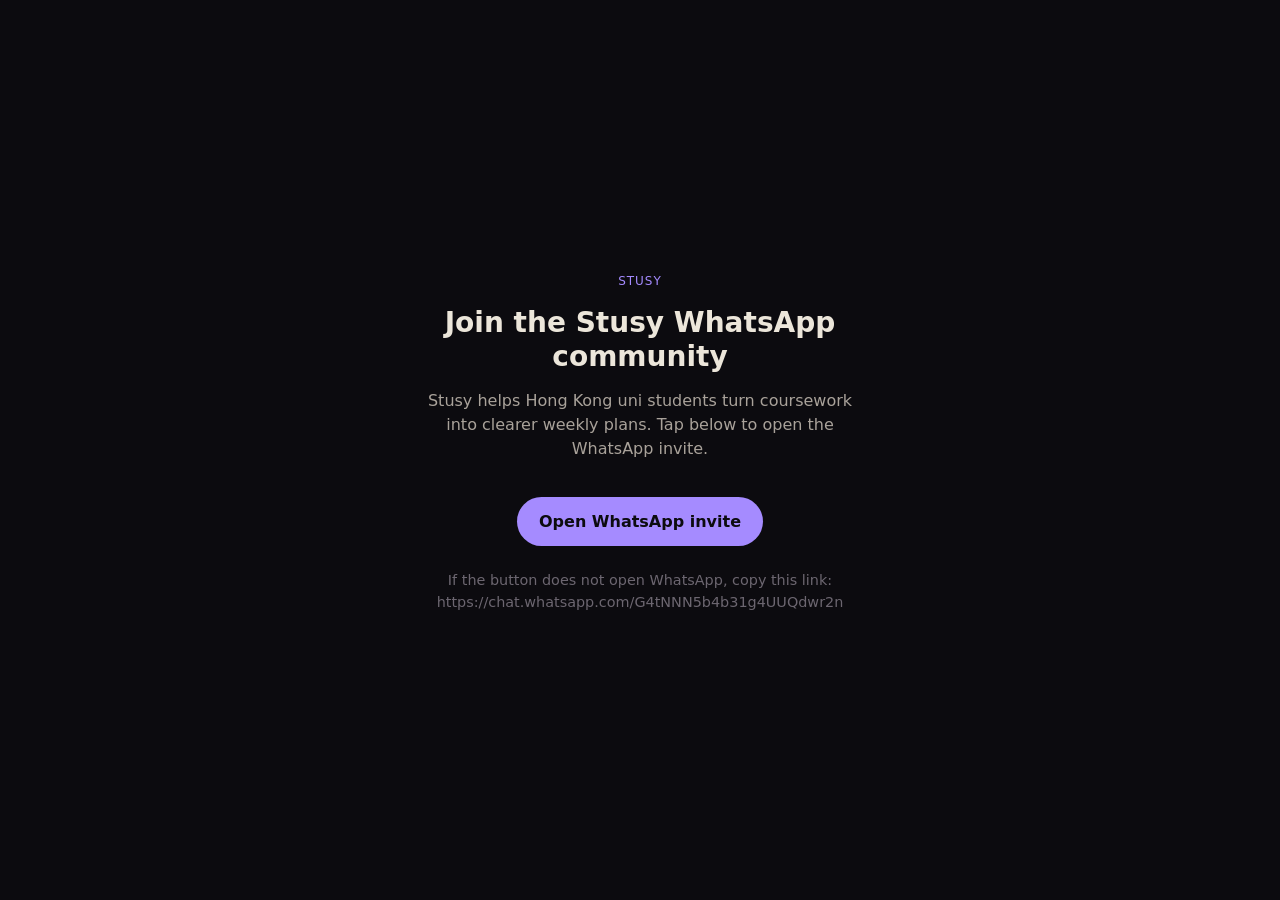
<file: stusy-community.html>
<!doctype html>
<html lang="en">
<head>
<meta charset="utf-8">
<meta name="viewport" content="width=device-width, initial-scale=1">
<title>Join the Stusy WhatsApp community</title>
<meta name="description" content="Join Stusy, the study community for Hong Kong uni students. Open the WhatsApp invite to get in.">
<meta property="og:type" content="website">
<meta property="og:title" content="Join the Stusy WhatsApp community">
<meta property="og:description" content="Study community for Hong Kong uni students. Tap Open WhatsApp invite to join.">
<meta property="og:url" content="https://klmiing1229-a11y.github.io/stusy-community.html">
<meta name="twitter:card" content="summary">
<meta name="theme-color" content="#0c0b0f">
<style>
  :root { color-scheme: dark; }
  body { margin:0; min-height:100vh; display:grid; place-items:center; font-family: system-ui, -apple-system, sans-serif; background:#0c0b0f; color:#ece6da; }
  main { max-width:28rem; padding:2rem; text-align:center; }
  h1 { font-size:1.75rem; line-height:1.2; margin:0 0 .75rem; }
  p { color:#a9a29a; line-height:1.5; }
  .pill { display:inline-block; margin-top:1.25rem; padding:.95rem 1.35rem; border-radius:999px; background:#a58bff; color:#0c0b0f; text-decoration:none; font-weight:650; }
  .note { margin-top:1.5rem; font-size:.9rem; color:#6c6670; }
</style>
</head>
<body>
<main>
  <p style="letter-spacing:.08em; text-transform:uppercase; font-size:.75rem; color:#a58bff; margin:0 0 1rem;">Stusy</p>
  <h1>Join the Stusy WhatsApp community</h1>
  <p>Stusy helps Hong Kong uni students turn coursework into clearer weekly plans. Tap below to open the WhatsApp invite.</p>
  <a class="pill" href="https://chat.whatsapp.com/G4tNNN5b4b31g4UUQdwr2n">Open WhatsApp invite</a>
  <p class="note">If the button does not open WhatsApp, copy this link:<br>https://chat.whatsapp.com/G4tNNN5b4b31g4UUQdwr2n</p>
</main>
</body>
</html>
</file>
